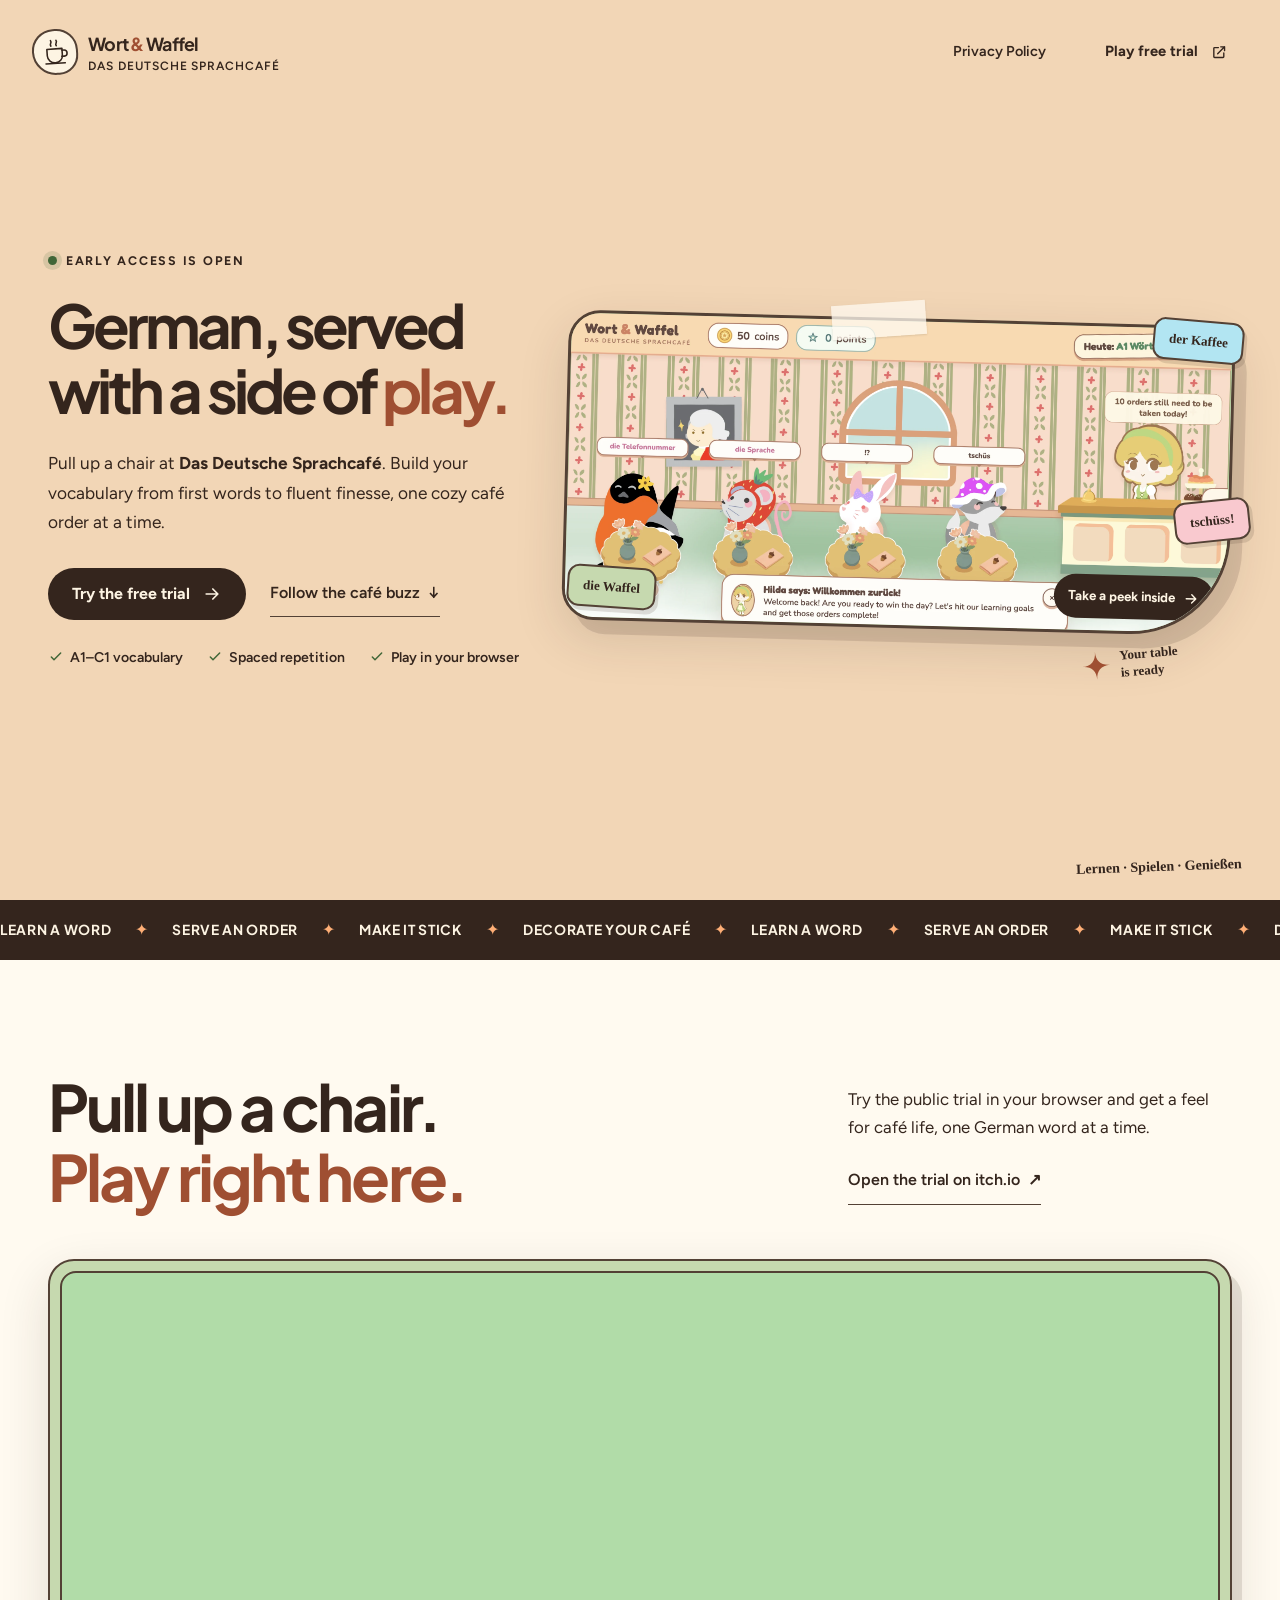
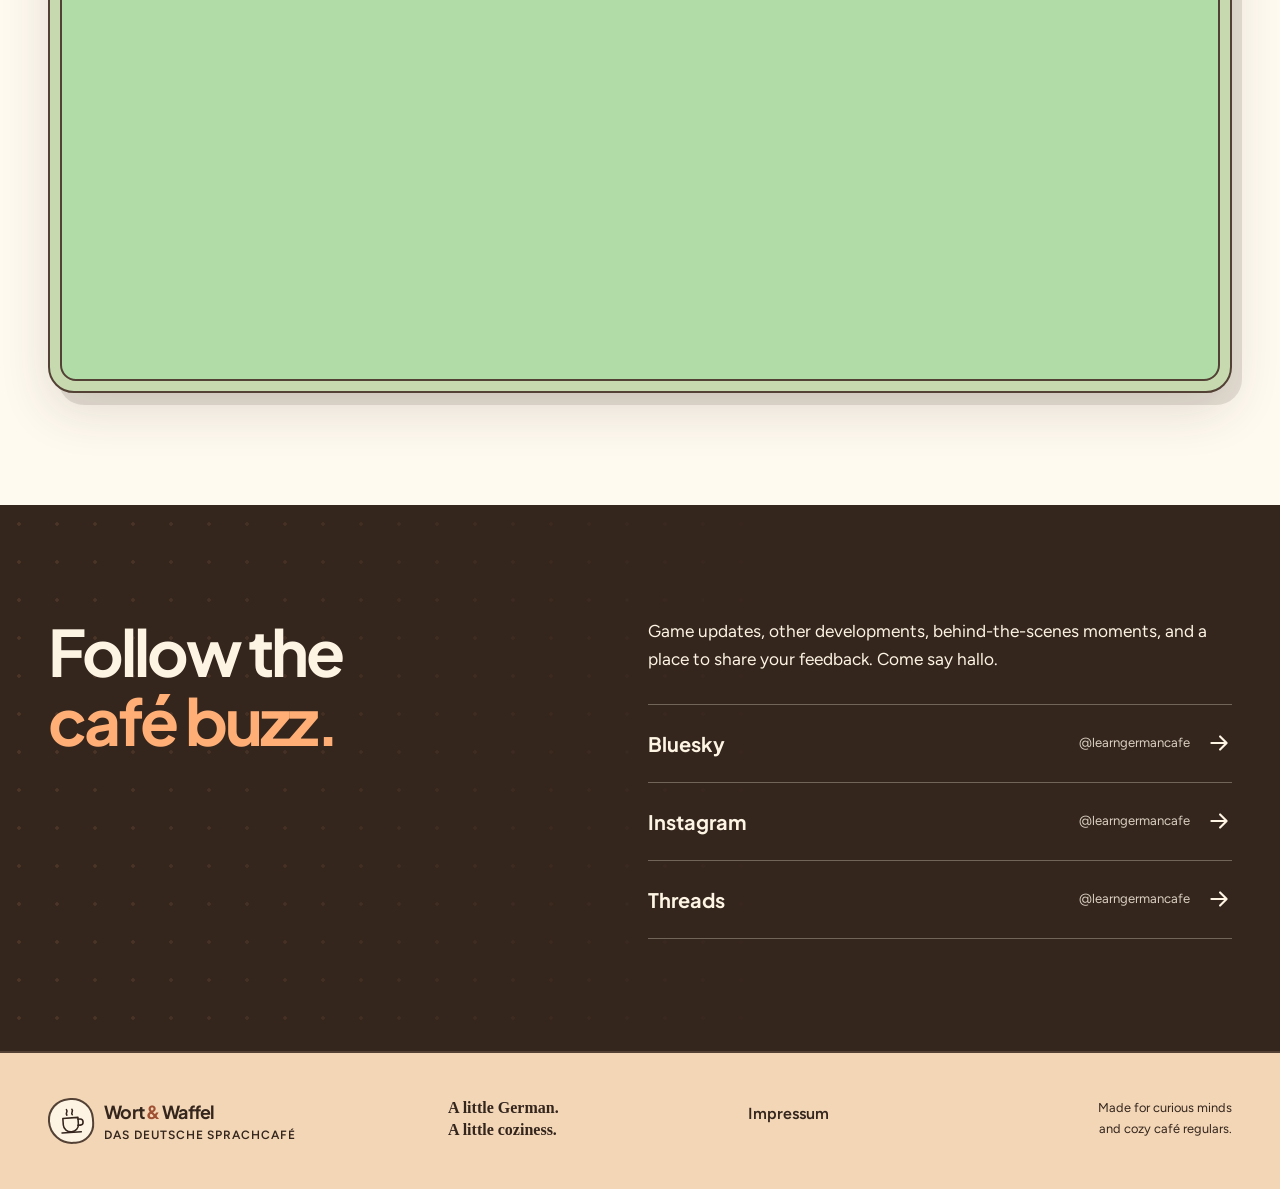
<file: index.html>
<!doctype html>
<html lang="en">
<head>
  <meta charset="utf-8">
  <meta name="viewport" content="width=device-width, initial-scale=1">
  <meta name="theme-color" content="#f7d9b8">
  <meta name="description" content="Learn German from A1 to C1 through cozy café games, spaced repetition, learning cards, and vocabulary mini-games. Play the free Das Deutsche Sprachcafé trial.">
  <title>Das Deutsche Sprachcafé — German, served with a side of play</title>
  <link rel="icon" href="./assets/favicon.svg" type="image/svg+xml">
  <link rel="preload" href="./assets/cafe-gameplay.webp" as="image" type="image/webp">
  <link rel="stylesheet" href="./src/styles.css">
</head>
<body>
  <a class="skip-link" href="#main-content">Skip to content</a>

  <svg class="svg-library" aria-hidden="true">
    <symbol id="icon-cup" viewBox="0 0 48 48">
      <path d="M10 18h25v11c0 7-5 12-12 12S10 36 10 29V18Z" fill="none" stroke="currentColor" stroke-width="2.6" stroke-linejoin="round"/>
      <path d="M35 21h3a5 5 0 0 1 0 10h-4M7 42h32M17 13c-3-4 3-5 0-9M26 13c-3-4 3-5 0-9" fill="none" stroke="currentColor" stroke-width="2.6" stroke-linecap="round"/>
    </symbol>
    <symbol id="icon-arrow" viewBox="0 0 24 24">
      <path d="M5 12h13M13 6l6 6-6 6" fill="none" stroke="currentColor" stroke-width="2" stroke-linecap="round" stroke-linejoin="round"/>
    </symbol>
    <symbol id="icon-external" viewBox="0 0 24 24">
      <path d="M14 5h5v5M19 5l-9 9M18 13v5a1 1 0 0 1-1 1H6a1 1 0 0 1-1-1V7a1 1 0 0 1 1-1h5" fill="none" stroke="currentColor" stroke-width="1.8" stroke-linecap="round" stroke-linejoin="round"/>
    </symbol>
    <symbol id="icon-spark" viewBox="0 0 32 32">
      <path d="M16 2c0 9-5 14-14 14 9 0 14 5 14 14 0-9 5-14 14-14C21 16 16 11 16 2Z" fill="currentColor"/>
    </symbol>
    <symbol id="icon-check" viewBox="0 0 24 24">
      <path d="m5 12 4 4L19 6" fill="none" stroke="currentColor" stroke-width="2.2" stroke-linecap="round" stroke-linejoin="round"/>
    </symbol>
  </svg>

  <header class="site-header" data-header>
    <div class="nav-shell">
      <a class="brand" href="#top" aria-label="Das Deutsche Sprachcafé, back to top">
        <span class="brand-mark"><svg aria-hidden="true"><use href="#icon-cup"></use></svg></span>
        <span class="brand-copy"><strong>Wort <i>&amp;</i> Waffel</strong><small>Das Deutsche Sprachcafé</small></span>
      </a>
      <button class="menu-toggle" type="button" aria-expanded="false" aria-controls="site-nav" aria-label="Open navigation" data-menu-toggle>
        <span></span><span></span><span></span>
      </button>
      <nav class="site-nav" id="site-nav" aria-label="Main navigation" data-nav>
        <a href="./privacy.html">Privacy Policy</a>
      </nav>
      <a class="button button-small nav-cta" href="https://itch.io/profile/languagelearningcafe" target="_blank" rel="noopener noreferrer">
        Play free trial
        <svg aria-hidden="true"><use href="#icon-external"></use></svg>
      </a>
    </div>
  </header>

  <main id="main-content">
    <section class="hero" id="top" aria-labelledby="hero-title">
      <div class="hero-grid page-grid">
        <div class="hero-copy">
          <p class="eyebrow"><span class="status-dot"></span> Early Access is open</p>
          <h1 id="hero-title">German, served<br>with a side of <em>play.</em></h1>
          <p class="hero-intro">Pull up a chair at <strong>Das Deutsche Sprachcafé</strong>. Build your vocabulary from first words to fluent finesse, one cozy café order at a time.</p>
          <div class="hero-actions">
            <a class="button button-primary" href="https://itch.io/profile/languagelearningcafe" target="_blank" rel="noopener noreferrer">
              Try the free trial
              <svg aria-hidden="true"><use href="#icon-arrow"></use></svg>
            </a>
            <a class="text-link" href="#community">Follow the café buzz <span aria-hidden="true">↓</span></a>
          </div>
          <ul class="hero-notes" aria-label="Game highlights">
            <li><svg aria-hidden="true"><use href="#icon-check"></use></svg> A1–C1 vocabulary</li>
            <li><svg aria-hidden="true"><use href="#icon-check"></use></svg> Spaced repetition</li>
            <li><svg aria-hidden="true"><use href="#icon-check"></use></svg> Play in your browser</li>
          </ul>
        </div>

        <div class="hero-visual">
          <div class="screenshot-stage">
            <span class="paper-tape" aria-hidden="true"></span>
            <button class="screenshot-button" type="button" data-open-screenshot aria-label="Open the full game screenshot">
              <img src="./assets/cafe-gameplay.webp" width="2482" height="1142" alt="Inside Das Deutsche Sprachcafé: animal customers sit at café tables while Hilda welcomes the player." fetchpriority="high">
              <span class="screenshot-expand">Take a peek inside <svg aria-hidden="true"><use href="#icon-arrow"></use></svg></span>
            </button>
            <span class="vocab-chip chip-one" aria-hidden="true">der Kaffee</span>
            <span class="vocab-chip chip-two" aria-hidden="true">tschüss!</span>
            <span class="vocab-chip chip-three" aria-hidden="true">die Waffel</span>
            <div class="table-ready" aria-hidden="true">
              <svg><use href="#icon-spark"></use></svg>
              <span>Your table<br>is ready</span>
            </div>
          </div>
        </div>
      </div>
      <div class="hero-scribble" aria-hidden="true">Lernen &middot; Spielen &middot; Genießen</div>
    </section>

    <div class="word-ribbon" aria-label="Game features">
      <div class="ribbon-track">
        <span>Learn a word</span><i>✦</i><span>Serve an order</span><i>✦</i><span>Make it stick</span><i>✦</i><span>Decorate your café</span><i>✦</i><span>Learn a word</span><i>✦</i><span>Serve an order</span><i>✦</i><span>Make it stick</span><i>✦</i><span>Decorate your café</span><i>✦</i><span>Learn a word</span><i>✦</i><span>Serve an order</span><i>✦</i><span>Make it stick</span><i>✦</i><span>Decorate your café</span><i>✦</i><span>Learn a word</span><i>✦</i><span>Serve an order</span><i>✦</i><span>Make it stick</span><i>✦</i><span>Decorate your café</span><i>✦</i>
        <span aria-hidden="true">Learn a word</span><i aria-hidden="true">✦</i><span aria-hidden="true">Serve an order</span><i aria-hidden="true">✦</i><span aria-hidden="true">Make it stick</span><i aria-hidden="true">✦</i><span aria-hidden="true">Decorate your café</span><i aria-hidden="true">✦</i>
      </div>
    </div>

    <!-- Playable trial -->
    <section class="trial-section section-pad" id="trial" aria-labelledby="trial-title">
      <div class="page-grid trial-grid">
        <div class="trial-heading">
          <h2 id="trial-title">Pull up a chair.<br><em>Play right here.</em></h2>
        </div>
        <div class="trial-intro">
          <p>Try the public trial in your browser and get a feel for café life, one German word at a time.</p>
          <a class="text-link" href="https://languagelearningcafe.itch.io/trial-learngermancafe" target="_blank" rel="noopener noreferrer">Open the trial on itch.io <span aria-hidden="true">↗</span></a>
        </div>
        <div class="trial-embed">
          <div class="trial-frame">
            <iframe frameborder="0" src="https://itch.io/embed-upload/20374962?color=b1dca8" allowfullscreen="" loading="lazy" width="1240" height="710" title="Learn German Cafe — Das Deutsche Sprachcafé, playable trial"><a href="https://languagelearningcafe.itch.io/trial-learngermancafe">Play Learn German Cafe - Das Deutsche Sprachcafé Wort &amp; Waffel (Trial Version Access) on itch.io</a></iframe>
          </div>
        </div>
      </div>
    </section>

    <!-- Community -->
    <section class="community-section section-pad" id="community" aria-labelledby="community-title">
      <div class="community-pattern" aria-hidden="true"></div>
      <div class="page-grid community-grid">
        <div>
          <h2 id="community-title">Follow the<br><em>café buzz.</em></h2>
        </div>
        <div class="community-copy">
          <p>Game updates, other developments, behind-the-scenes moments, and a place to share your feedback. Come say hallo.</p>
          <div class="social-links">
            <a href="https://bsky.app/profile/learngermancafe.bsky.social" target="_blank" rel="noopener noreferrer">
              <span class="social-name">Bluesky</span><span class="social-handle">@learngermancafe</span><svg aria-hidden="true"><use href="#icon-arrow"></use></svg>
            </a>
            <a href="https://www.instagram.com/learngermancafe/" target="_blank" rel="noopener noreferrer">
              <span class="social-name">Instagram</span><span class="social-handle">@learngermancafe</span><svg aria-hidden="true"><use href="#icon-arrow"></use></svg>
            </a>
            <a href="https://www.threads.com/@learngermancafe" target="_blank" rel="noopener noreferrer">
              <span class="social-name">Threads</span><span class="social-handle">@learngermancafe</span><svg aria-hidden="true"><use href="#icon-arrow"></use></svg>
            </a>
          </div>
        </div>
      </div>
    </section>
  </main>

  <footer class="site-footer">
    <div class="page-grid footer-grid">
      <a class="brand footer-brand" href="#top" aria-label="Back to the top">
        <span class="brand-mark"><svg aria-hidden="true"><use href="#icon-cup"></use></svg></span>
        <span class="brand-copy"><strong>Wort <i>&amp;</i> Waffel</strong><small>Das Deutsche Sprachcafé</small></span>
      </a>
      <p>A little German.<br>A little coziness.</p>
      <nav aria-label="Legal information">
        <a href="./impressum.html">Impressum</a>
      </nav>
      <p class="footer-small">Made for curious minds<br>and cozy café regulars.</p>
    </div>
  </footer>

  <dialog class="screenshot-dialog" data-screenshot-dialog aria-labelledby="screenshot-title">
    <div class="dialog-topline">
      <h2 id="screenshot-title">A moment inside the café</h2>
      <button type="button" class="dialog-close" data-close-screenshot aria-label="Close screenshot"><span></span><span></span></button>
    </div>
    <img src="./assets/cafe-full-screenshot.webp" width="3006" height="1542" loading="lazy" alt="Full Das Deutsche Sprachcafé game screen showing vocabulary prompts, animal guests, and Hilda’s welcome message.">
    <a class="button button-primary dialog-cta" href="https://itch.io/profile/languagelearningcafe" target="_blank" rel="noopener noreferrer">Try the game on itch.io <svg aria-hidden="true"><use href="#icon-external"></use></svg></a>
  </dialog>

  <script type="module" src="./src/main.js"></script>
</body>
</html>
</file>
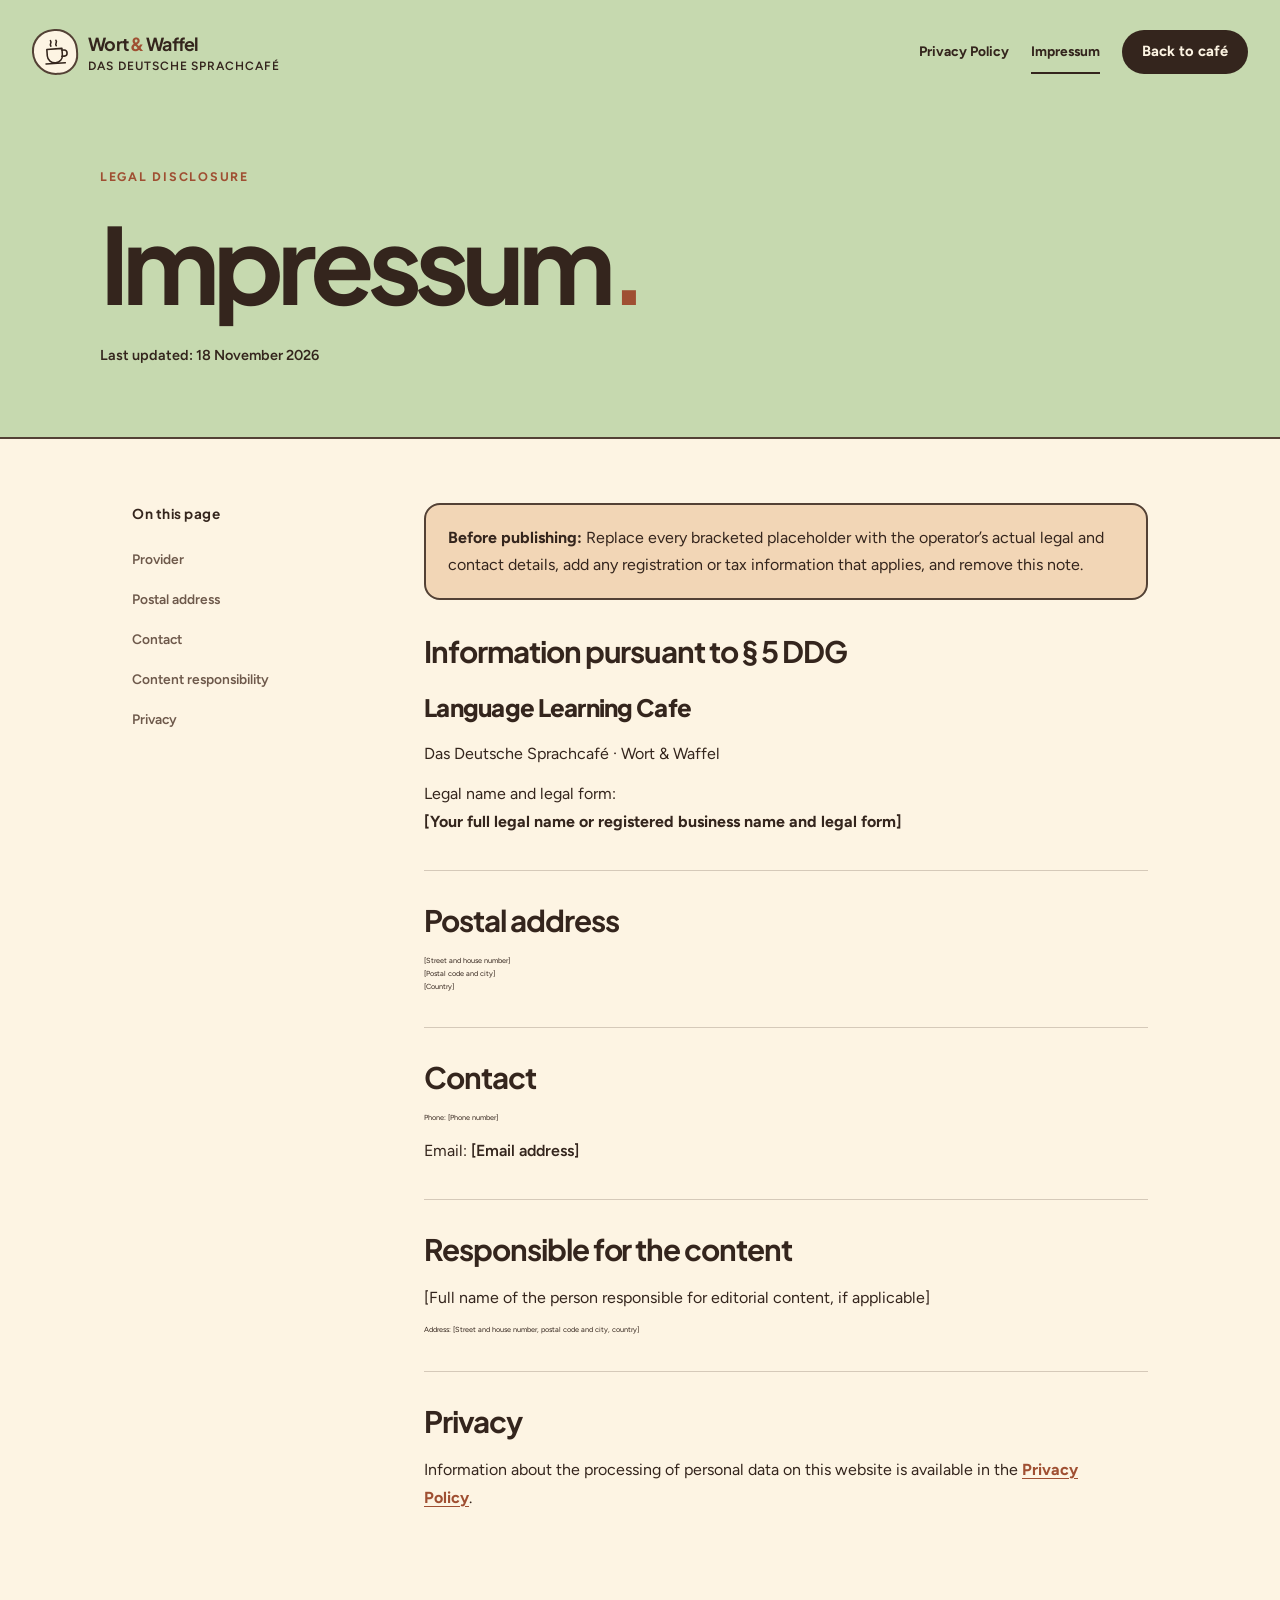
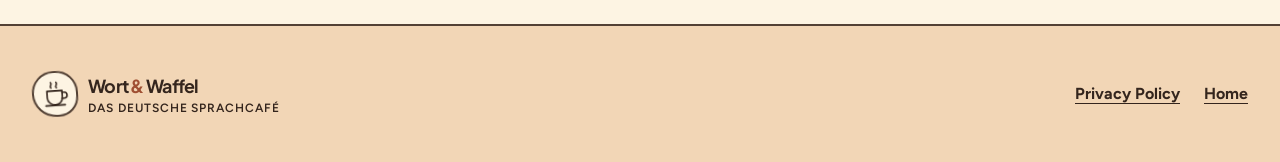
<file: impressum.html>
<!doctype html>
<html lang="en">
<head>
  <meta charset="utf-8">
  <meta name="viewport" content="width=device-width, initial-scale=1">
  <meta name="theme-color" content="#f7d9b8">
  <meta name="description" content="Impressum and legal contact information for Das Deutsche Sprachcafé.">
  <title>Impressum — Das Deutsche Sprachcafé</title>
  <link rel="icon" href="./assets/favicon.svg" type="image/svg+xml">
  <link rel="stylesheet" href="./src/styles.css">
</head>
<body class="legal-page">
  <a class="skip-link" href="#main-content">Skip to content</a>
  <svg class="svg-library" aria-hidden="true">
    <symbol id="icon-cup" viewBox="0 0 48 48">
      <path d="M10 18h25v11c0 7-5 12-12 12S10 36 10 29V18Z" fill="none" stroke="currentColor" stroke-width="2.6" stroke-linejoin="round"/>
      <path d="M35 21h3a5 5 0 0 1 0 10h-4M7 42h32M17 13c-3-4 3-5 0-9M26 13c-3-4 3-5 0-9" fill="none" stroke="currentColor" stroke-width="2.6" stroke-linecap="round"/>
    </symbol>
  </svg>

  <header class="site-header legal-header">
    <div class="nav-shell">
      <a class="brand" href="./index.html" aria-label="Das Deutsche Sprachcafé home">
        <span class="brand-mark"><svg aria-hidden="true"><use href="#icon-cup"></use></svg></span>
        <span class="brand-copy"><strong>Wort <i>&amp;</i> Waffel</strong><small>Das Deutsche Sprachcafé</small></span>
      </a>
      <nav class="legal-nav" aria-label="Legal navigation">
        <a href="./privacy.html">Privacy Policy</a>
        <a href="./impressum.html" aria-current="page">Impressum</a>
        <a class="button button-small" href="./index.html">Back to café</a>
      </nav>
    </div>
  </header>

  <main id="main-content">
    <section class="legal-hero impressum-hero">
      <div class="legal-hero-inner">
        <p class="section-label">Legal disclosure</p>
        <h1>Impressum<span class="legal-period">.</span></h1>
        <p class="legal-updated">Last updated: 18 November 2026</p>
      </div>
    </section>

    <div class="legal-layout impressum-layout">
      <nav class="legal-toc" aria-label="On this page">
        <strong>On this page</strong>
        <a href="#provider">Provider</a>
        <a href="#address">Postal address</a>
        <a href="#contact-details">Contact</a>
        <a href="#responsibility">Content responsibility</a>
        <a href="#privacy">Privacy</a>
      </nav>

      <article class="legal-document">
        <aside class="legal-note">
          <strong>Before publishing:</strong> Replace every bracketed placeholder with the operator’s actual legal and contact details, add any registration or tax information that applies, and remove this note.
        </aside>

        <section id="provider">
          <h2>Information pursuant to § 5 DDG</h2>
          <p class="provider-name">Language Learning Cafe</p>
          <p>Das Deutsche Sprachcafé · Wort &amp; Waffel</p>
          <p>Legal name and legal form:<br><strong>[Your full legal name or registered business name and legal form]</strong></p>
          <!-- If applicable, add the authorised representative, commercial register, register number, and VAT identification number here. -->
        </section>

        <section id="address">
          <h2>Postal address</h2>
          <address class="impressum-small">
            [Street and house number]<br>
            [Postal code and city]<br>
            [Country]
          </address>
        </section>

        <section id="contact-details">
          <h2>Contact</h2>
          <p class="impressum-small">Phone: [Phone number]</p>
          <p>Email: <span class="contact-placeholder">[Email address]</span></p>
        </section>

        <section id="responsibility">
          <h2>Responsible for the content</h2>
          <p>[Full name of the person responsible for editorial content, if applicable]</p>
          <p class="impressum-small">Address: [Street and house number, postal code and city, country]</p>
        </section>

        <section id="privacy">
          <h2>Privacy</h2>
          <p>Information about the processing of personal data on this website is available in the <a class="inline-link" href="./privacy.html">Privacy Policy</a>.</p>
        </section>
      </article>
    </div>
  </main>

  <footer class="site-footer legal-footer">
    <div class="legal-footer-inner">
      <a class="brand footer-brand" href="./index.html" aria-label="Back to the homepage">
        <span class="brand-mark"><svg aria-hidden="true"><use href="#icon-cup"></use></svg></span>
        <span class="brand-copy"><strong>Wort <i>&amp;</i> Waffel</strong><small>Das Deutsche Sprachcafé</small></span>
      </a>
      <nav aria-label="Legal information"><a href="./privacy.html">Privacy Policy</a><a href="./index.html">Home</a></nav>
    </div>
  </footer>
</body>
</html>
</file>
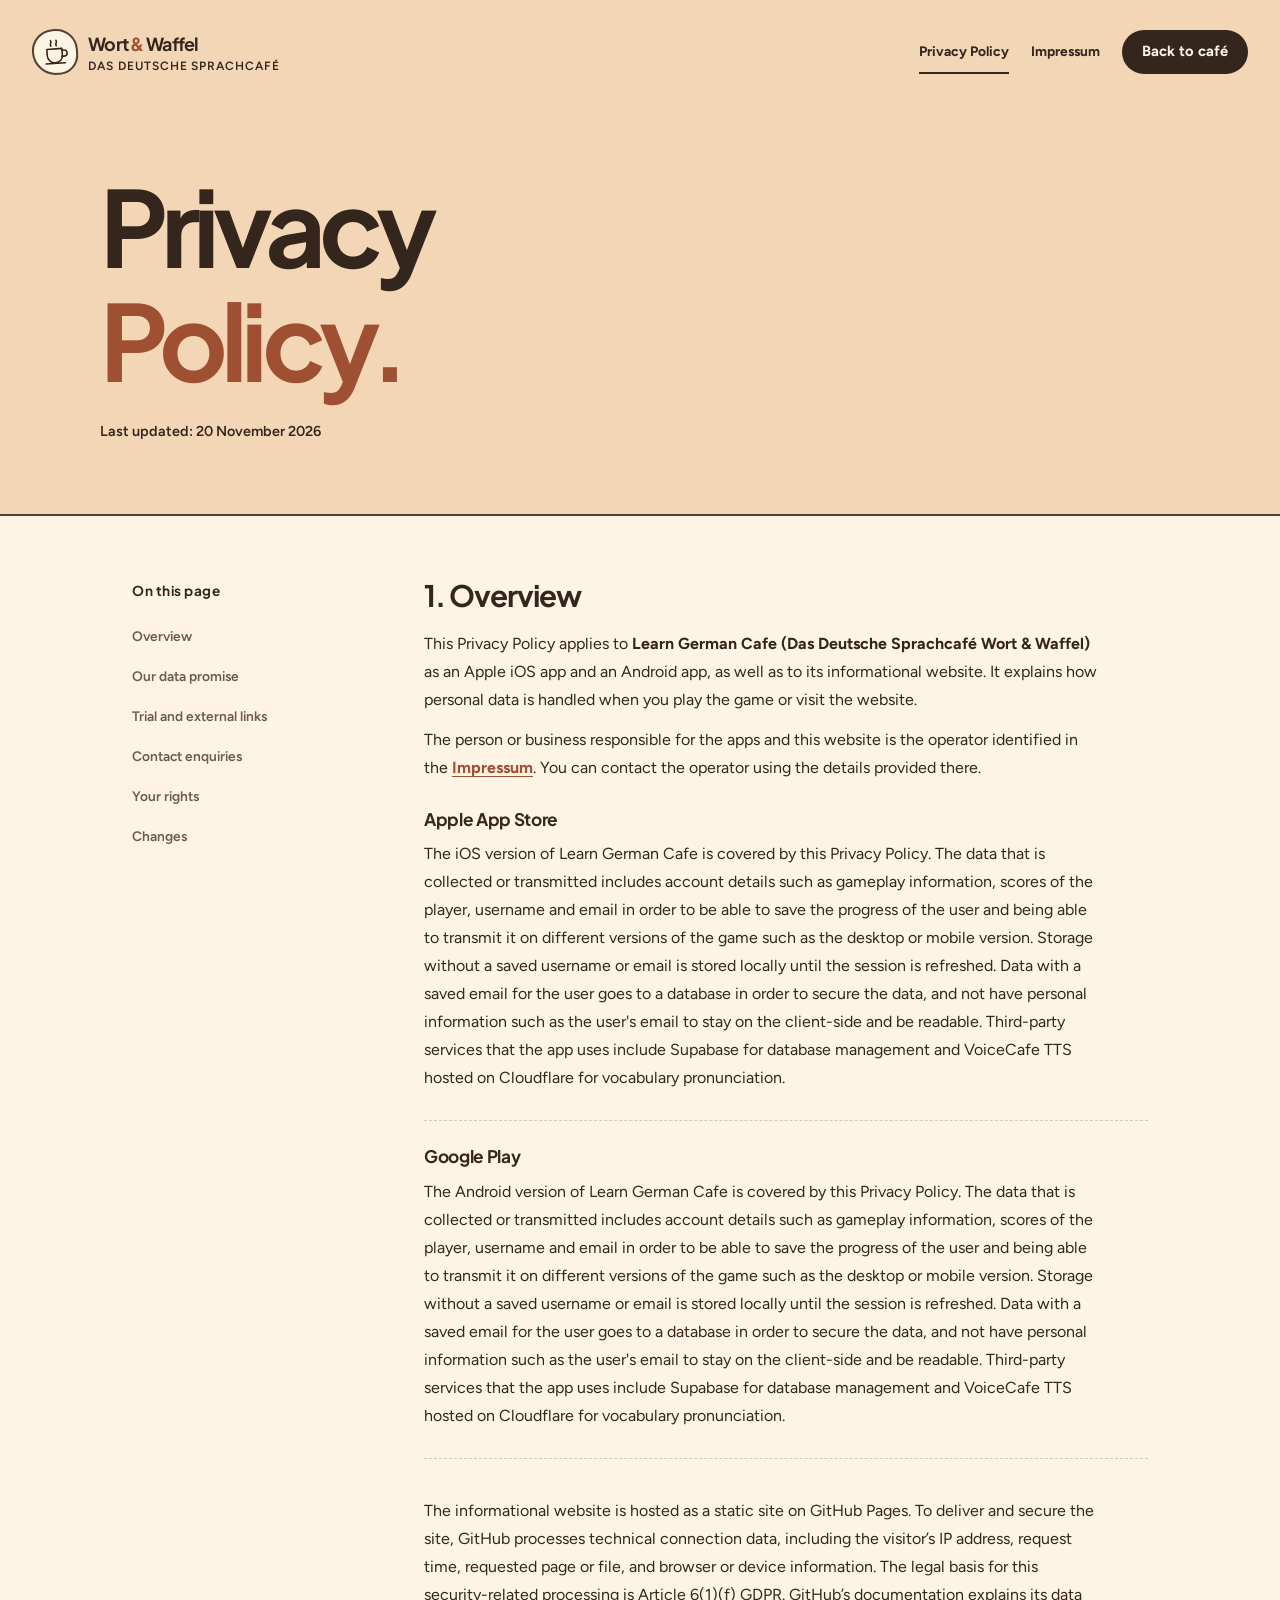
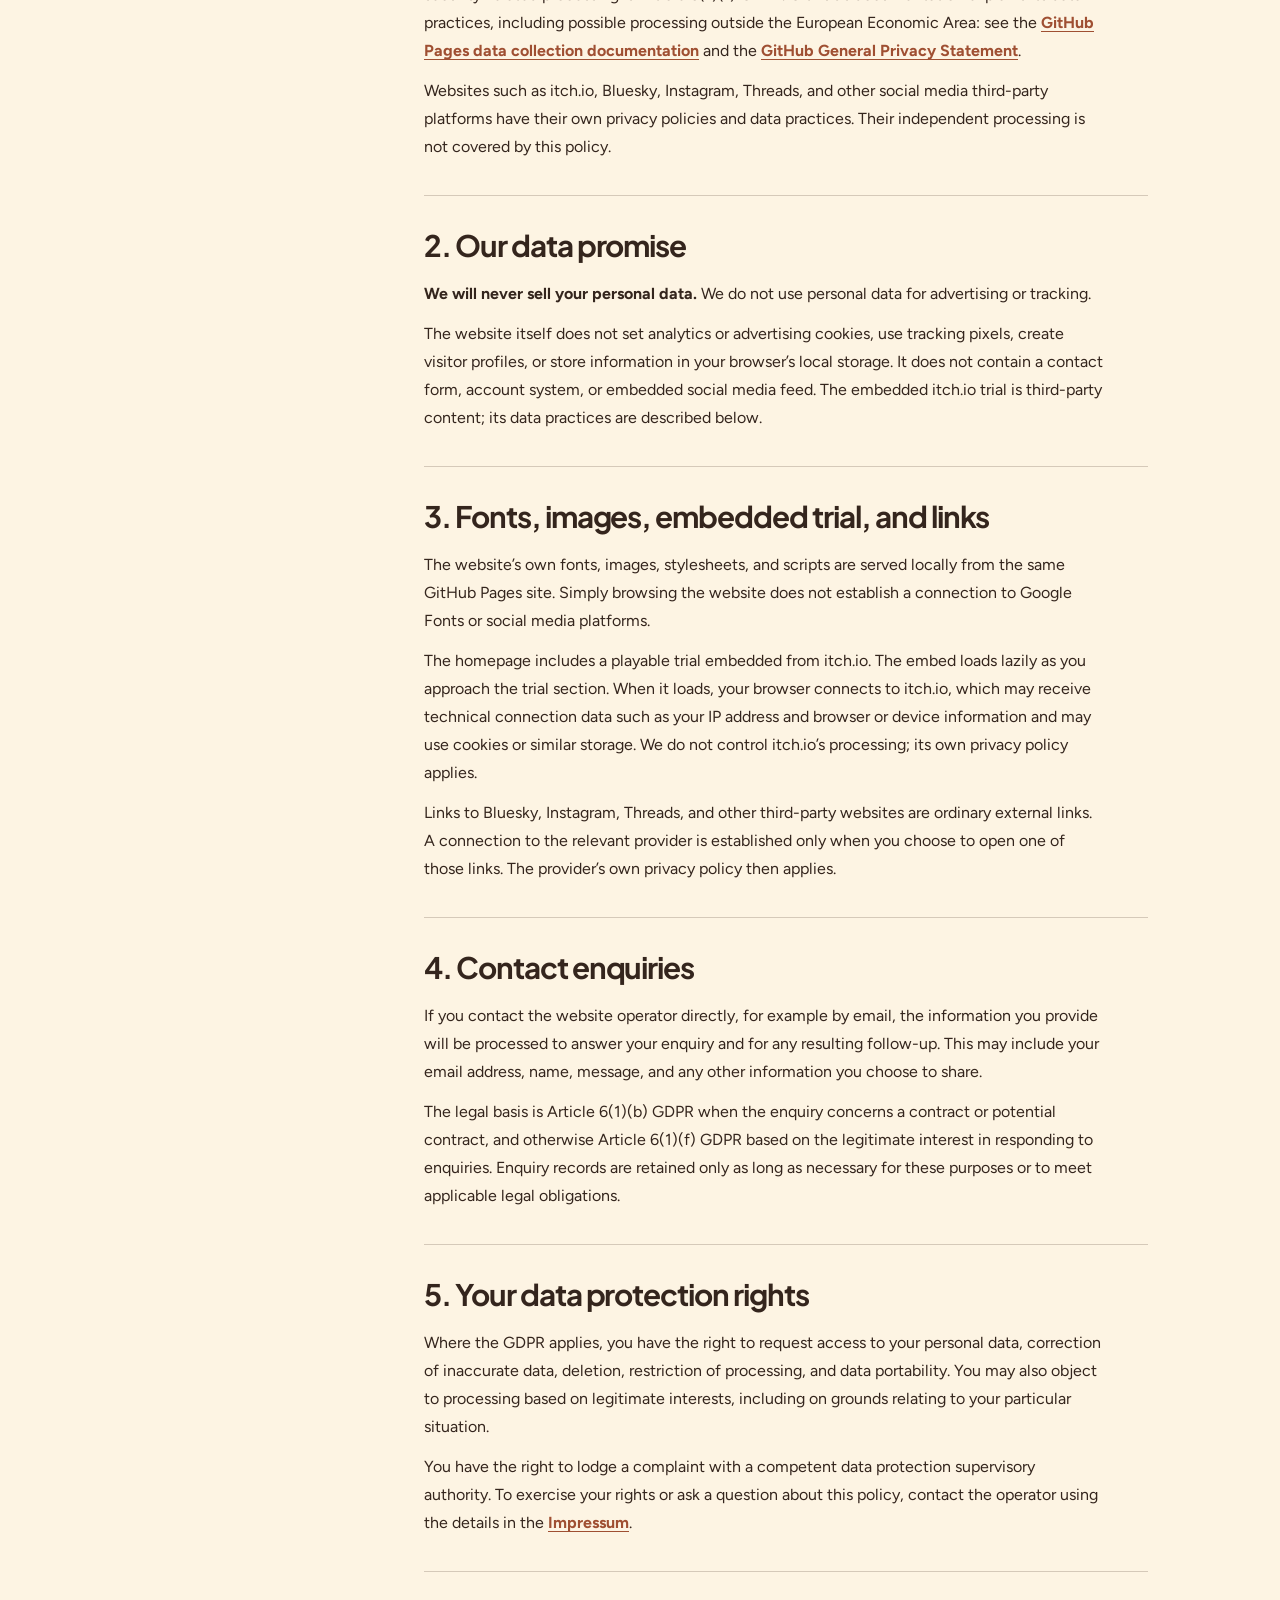
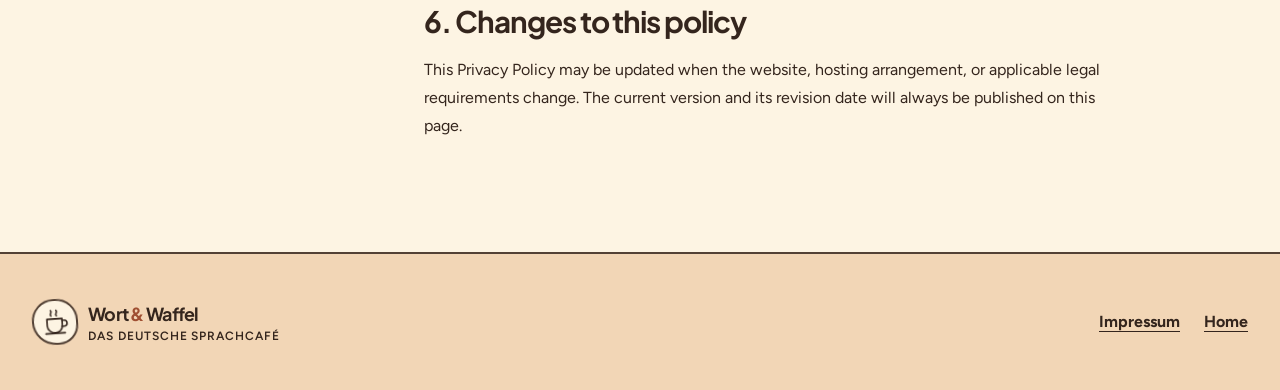
<file: privacy.html>
<!doctype html>
<html lang="en">
<head>
  <meta charset="utf-8">
  <meta name="viewport" content="width=device-width, initial-scale=1">
  <meta name="theme-color" content="#f7d9b8">
  <meta name="description" content="Privacy Policy for the Das Deutsche Sprachcafé website.">
  <title>Privacy Policy — Das Deutsche Sprachcafé</title>
  <link rel="icon" href="./assets/favicon.svg" type="image/svg+xml">
  <link rel="stylesheet" href="./src/styles.css">
</head>
<body class="legal-page">
  <a class="skip-link" href="#main-content">Skip to content</a>
  <svg class="svg-library" aria-hidden="true">
    <symbol id="icon-cup" viewBox="0 0 48 48">
      <path d="M10 18h25v11c0 7-5 12-12 12S10 36 10 29V18Z" fill="none" stroke="currentColor" stroke-width="2.6" stroke-linejoin="round"/>
      <path d="M35 21h3a5 5 0 0 1 0 10h-4M7 42h32M17 13c-3-4 3-5 0-9M26 13c-3-4 3-5 0-9" fill="none" stroke="currentColor" stroke-width="2.6" stroke-linecap="round"/>
    </symbol>
  </svg>

  <header class="site-header legal-header">
    <div class="nav-shell">
      <a class="brand" href="./index.html" aria-label="Das Deutsche Sprachcafé home">
        <span class="brand-mark"><svg aria-hidden="true"><use href="#icon-cup"></use></svg></span>
        <span class="brand-copy"><strong>Wort <i>&amp;</i> Waffel</strong><small>Das Deutsche Sprachcafé</small></span>
      </a>
      <nav class="legal-nav" aria-label="Legal navigation">
        <a href="./privacy.html" aria-current="page">Privacy Policy</a>
        <a href="./impressum.html">Impressum</a>
        <a class="button button-small" href="./index.html">Back to café</a>
      </nav>
    </div>
  </header>

  <main id="main-content">
    <section class="legal-hero">
      <div class="legal-hero-inner">
        <h1>Privacy<br><em>Policy.</em></h1>
        <p class="legal-updated">Last updated: 20 November 2026</p>
      </div>
    </section>

    <div class="legal-layout">
      <nav class="legal-toc" aria-label="On this page">
        <strong>On this page</strong>
        <a href="#overview">Overview</a>
        <a href="#tracking">Our data promise</a>
        <a href="#assets">Trial and external links</a>
        <a href="#contact">Contact enquiries</a>
        <a href="#rights">Your rights</a>
        <a href="#changes">Changes</a>
      </nav>

      <article class="legal-document">
        <section id="overview">
          <h2>1. Overview</h2>
          <p>This Privacy Policy applies to <strong>Learn German Cafe &#40;Das Deutsche Sprachcafé Wort &amp; Waffel&#41;</strong> as an Apple iOS app and an Android app, as well as to its informational website. It explains how personal data is handled when you play the game or visit the website.</p>
          <p>The person or business responsible for the apps and this website is the operator identified in the <a class="inline-link" href="./impressum.html">Impressum</a>. You can contact the operator using the details provided there.</p>

          <div class="app-policy">
            <h3>Apple App Store</h3>
            <p>The iOS version of Learn German Cafe is covered by this Privacy Policy. The data that is collected or transmitted includes account details such as gameplay information, scores of the player, username and email in order to be able to save the progress of the user and being able to transmit it on different versions of the game such as the desktop or mobile version.  Storage without a saved username or email is stored locally until the session is refreshed. Data with a saved email for the user goes to a database in order to secure the data, and not have personal information such as the user's email to stay on the client-side and be readable. Third-party services that the app uses include Supabase for database management and VoiceCafe TTS hosted on Cloudflare for vocabulary pronunciation.</p>
          </div>

          <div class="app-policy">
            <h3>Google Play</h3>
            <p>The Android version of Learn German Cafe is covered by this Privacy Policy. The data that is collected or transmitted includes account details such as gameplay information, scores of the player, username and email in order to be able to save the progress of the user and being able to transmit it on different versions of the game such as the desktop or mobile version.  Storage without a saved username or email is stored locally until the session is refreshed. Data with a saved email for the user goes to a database in order to secure the data, and not have personal information such as the user's email to stay on the client-side and be readable. Third-party services that the app uses include Supabase for database management and VoiceCafe TTS hosted on Cloudflare for vocabulary pronunciation.</p>
          </div>

          <div class="app-policy">
            <p>The informational website is hosted as a static site on GitHub Pages. To deliver and secure the site, GitHub processes technical connection data, including the visitor’s IP address, request time, requested page or file, and browser or device information. The legal basis for this security-related processing is Article 6(1)(f) GDPR. GitHub’s documentation explains its data practices, including possible processing outside the European Economic Area: see the <a class="inline-link" href="https://docs.github.com/en/pages/getting-started-with-github-pages/what-is-github-pages#data-collection" target="_blank" rel="noopener noreferrer">GitHub Pages data collection documentation</a> and the <a class="inline-link" href="https://docs.github.com/site-policy/privacy-policies/github-general-privacy-statement" target="_blank" rel="noopener noreferrer">GitHub General Privacy Statement</a>.</p>
            <p>Websites such as itch.io, Bluesky, Instagram, Threads, and other social media third-party platforms have their own privacy policies and data practices. Their independent processing is not covered by this policy.</p>
          </div>
        </section>

        <section id="tracking">
          <h2>2. Our data promise</h2>
          <p><strong>We will never sell your personal data.</strong> We do not use personal data for advertising or tracking.</p>
          <p>The website itself does not set analytics or advertising cookies, use tracking pixels, create visitor profiles, or store information in your browser’s local storage. It does not contain a contact form, account system, or embedded social media feed. The embedded itch.io trial is third-party content; its data practices are described below.</p>
        </section>

        <section id="assets">
          <h2>3. Fonts, images, embedded trial, and links</h2>
          <p>The website’s own fonts, images, stylesheets, and scripts are served locally from the same GitHub Pages site. Simply browsing the website does not establish a connection to Google Fonts or social media platforms.</p>
          <p>The homepage includes a playable trial embedded from itch.io. The embed loads lazily as you approach the trial section. When it loads, your browser connects to itch.io, which may receive technical connection data such as your IP address and browser or device information and may use cookies or similar storage. We do not control itch.io’s processing; its own privacy policy applies.</p>
          <p>Links to Bluesky, Instagram, Threads, and other third-party websites are ordinary external links. A connection to the relevant provider is established only when you choose to open one of those links. The provider’s own privacy policy then applies.</p>
        </section>

        <section id="contact">
          <h2>4. Contact enquiries</h2>
          <p>If you contact the website operator directly, for example by email, the information you provide will be processed to answer your enquiry and for any resulting follow-up. This may include your email address, name, message, and any other information you choose to share.</p>
          <p>The legal basis is Article 6(1)(b) GDPR when the enquiry concerns a contract or potential contract, and otherwise Article 6(1)(f) GDPR based on the legitimate interest in responding to enquiries. Enquiry records are retained only as long as necessary for these purposes or to meet applicable legal obligations.</p>
        </section>

        <section id="rights">
          <h2>5. Your data protection rights</h2>
          <p>Where the GDPR applies, you have the right to request access to your personal data, correction of inaccurate data, deletion, restriction of processing, and data portability. You may also object to processing based on legitimate interests, including on grounds relating to your particular situation.</p>
          <p>You have the right to lodge a complaint with a competent data protection supervisory authority. To exercise your rights or ask a question about this policy, contact the operator using the details in the <a class="inline-link" href="./impressum.html">Impressum</a>.</p>
        </section>

        <section id="changes">
          <h2>6. Changes to this policy</h2>
          <p>This Privacy Policy may be updated when the website, hosting arrangement, or applicable legal requirements change. The current version and its revision date will always be published on this page.</p>
        </section>
      </article>
    </div>
  </main>

  <footer class="site-footer legal-footer">
    <div class="legal-footer-inner">
      <a class="brand footer-brand" href="./index.html" aria-label="Back to the homepage">
        <span class="brand-mark"><svg aria-hidden="true"><use href="#icon-cup"></use></svg></span>
        <span class="brand-copy"><strong>Wort <i>&amp;</i> Waffel</strong><small>Das Deutsche Sprachcafé</small></span>
      </a>
      <nav aria-label="Legal information"><a href="./impressum.html">Impressum</a><a href="./index.html">Home</a></nav>
    </div>
  </footer>
</body>
</html>
</file>
<file: src/styles.css>
@font-face {
  font-family: "Figtree";
  font-style: normal;
  font-weight: 400 700;
  font-display: swap;
  src: url("../assets/fonts/figtree-latin.woff2") format("woff2");
}
@font-face {
  font-family: "Plus Jakarta Sans";
  font-style: normal;
  font-weight: 600 800;
  font-display: swap;
  src: url("../assets/fonts/plus-jakarta-sans-latin.woff2") format("woff2");
}

/* Palette derived from the game's peach, sage, cream, and cocoa world. */
:root {
  --p-cream: oklch(0.97 0.025 83);
  --p-paper: oklch(0.985 0.014 83);
  --p-peach: oklch(0.89 0.052 70);
  --p-peach-pop: oklch(0.82 0.12 55);
  --p-sage: oklch(0.86 0.06 127);
  --p-pink: oklch(0.88 0.055 10);
  --p-blue: oklch(0.89 0.055 215);
  --p-lavender: oklch(0.79 0.055 305);
  --p-cocoa: oklch(0.39 0.032 55);
  --p-cocoa-dark: oklch(0.28 0.027 50);
  --p-cocoa-soft: oklch(0.48 0.035 55);
  --p-terracotta: oklch(0.52 0.115 40);
  --p-green: oklch(0.47 0.085 140);

  --surface: var(--p-cream);
  --surface-raised: var(--p-paper);
  --surface-warm: var(--p-peach);
  --text: var(--p-cocoa-dark);
  --text-soft: var(--p-cocoa-soft);
  --accent: var(--p-terracotta);
  --focus: var(--p-green);
  --button-bg: var(--p-cocoa-dark);
  --button-text: var(--p-cream);
  --border: color-mix(in oklch, var(--p-cocoa) 24%, transparent);

  --font-body: "Figtree", "Trebuchet MS", sans-serif;
  --font-display: "Plus Jakarta Sans", "Trebuchet MS", sans-serif;
  --font-hand: "Segoe Print", "Bradley Hand", cursive;
  --page-max: 1440px;
  --radius-small: 16px;
  --radius: 28px;
  --shadow-paper: 0 18px 50px color-mix(in oklch, var(--p-cocoa-dark) 14%, transparent);
}

* { box-sizing: border-box; margin: 0; padding: 0; }
html { scroll-behavior: smooth; scroll-padding-top: 96px; }
body {
  min-width: 320px;
  overflow-x: clip;
  color: var(--text);
  background: var(--surface);
  font: 400 1rem/1.65 var(--font-body);
  -webkit-font-smoothing: antialiased;
}
img { display: block; max-width: 100%; height: auto; }
a { color: inherit; text-decoration: none; }
button, a { -webkit-tap-highlight-color: transparent; }
button { color: inherit; font: inherit; cursor: pointer; }
ul { list-style: none; }
svg { display: block; width: 1.25em; height: 1.25em; }
::selection { color: var(--p-cocoa-dark); background: var(--p-peach-pop); }
:focus-visible { outline: 3px solid var(--focus); outline-offset: 4px; }

.svg-library { position: absolute; width: 0; height: 0; overflow: hidden; }
.skip-link {
  position: fixed;
  z-index: 20;
  top: 12px;
  left: 12px;
  padding: 12px 18px;
  transform: translateY(-150%);
  border-radius: 10px;
  color: var(--p-cream);
  background: var(--p-cocoa-dark);
  transition: transform 180ms ease-out;
}
.skip-link:focus { transform: translateY(0); }
.page-grid { width: min(100%, var(--page-max)); margin-inline: auto; padding-inline: 20px; }
.section-pad { padding-block: 80px; }
.section-label, .eyebrow {
  font-size: .78rem;
  font-weight: 700;
  letter-spacing: .14em;
  line-height: 1.4;
  text-transform: uppercase;
}
h1, h2, h3, h4 { font-family: var(--font-display); line-height: 1.08; text-wrap: balance; }
h2 { font-size: clamp(2.35rem, 9vw, 4rem); letter-spacing: -.045em; }
h2 em, h1 em { color: var(--accent); font-style: normal; }
p { max-width: 68ch; }

.button {
  display: inline-flex;
  min-height: 52px;
  align-items: center;
  justify-content: center;
  gap: 12px;
  padding: 14px 22px;
  border: 2px solid transparent;
  border-radius: 999px;
  font-weight: 700;
  line-height: 1.2;
  transition: transform 180ms ease-out, background-color 180ms ease-out, color 180ms ease-out;
}
.button:hover { transform: translateY(-3px); }
.button:active { transform: translateY(0) scale(.98); }
.button-primary { color: var(--button-text); background: var(--button-bg); }
.button-primary:hover { background: var(--p-terracotta); }
.button-outline { border-color: var(--p-cocoa-dark); background: transparent; }
.button-outline:hover { color: var(--p-cream); background: var(--p-cocoa-dark); }
.button-small { min-height: 44px; padding: 11px 18px; font-size: .92rem; }
.button svg { flex: 0 0 auto; }
.text-link {
  display: inline-flex;
  min-height: 44px;
  align-items: center;
  gap: 8px;
  padding-block: 10px;
  border-bottom: 1px solid var(--p-cocoa);
  font-weight: 600;
  transition: color 180ms ease-out, border-color 180ms ease-out;
}
.text-link:hover { color: var(--accent); border-color: var(--accent); }

/* Navigation */
.site-header {
  position: absolute;
  z-index: 10;
  top: 0;
  left: 0;
  width: 100%;
  padding: 14px 20px;
}
.nav-shell {
  display: flex;
  width: min(100%, var(--page-max));
  min-height: 64px;
  align-items: center;
  justify-content: space-between;
  gap: 16px;
  margin-inline: auto;
}
.brand { display: inline-flex; min-height: 48px; align-items: center; gap: 10px; }
.brand-mark {
  display: grid;
  width: 46px;
  height: 46px;
  flex: 0 0 auto;
  place-items: center;
  border: 2px solid var(--p-cocoa);
  border-radius: 50% 50% 45% 55%;
  background: var(--p-cream);
  transform: rotate(-4deg);
}
.brand-mark svg { width: 29px; height: 29px; }
.brand-copy { display: flex; flex-direction: column; }
.brand-copy strong { font-family: var(--font-display); font-size: 1rem; letter-spacing: -.04em; }
.brand-copy strong i { color: var(--accent); font-style: normal; }
.brand-copy small { font-size: .75rem; font-weight: 600; letter-spacing: .08em; line-height: 1.4; text-transform: uppercase; }
.menu-toggle {
  display: flex;
  width: 48px;
  height: 48px;
  flex-direction: column;
  align-items: center;
  justify-content: center;
  gap: 5px;
  border: 2px solid var(--p-cocoa);
  border-radius: 50%;
  background: var(--p-cream);
}
.menu-toggle span { width: 20px; height: 2px; border-radius: 2px; background: var(--p-cocoa); transition: transform 180ms ease-out, opacity 180ms ease-out; }
.menu-toggle[aria-expanded="true"] span:nth-child(1) { transform: translateY(7px) rotate(45deg); }
.menu-toggle[aria-expanded="true"] span:nth-child(2) { opacity: 0; }
.menu-toggle[aria-expanded="true"] span:nth-child(3) { transform: translateY(-7px) rotate(-45deg); }
.site-nav {
  position: absolute;
  top: 80px;
  right: 20px;
  left: 20px;
  display: grid;
  gap: 4px;
  padding: 16px;
  border: 2px solid var(--p-cocoa);
  border-radius: 22px;
  background: var(--p-paper);
  box-shadow: var(--shadow-paper);
  opacity: 0;
  pointer-events: none;
  transform: translateY(-10px) scale(.98);
  transform-origin: top;
  transition: opacity 180ms ease-out, transform 180ms ease-out;
}
.site-nav.is-open { opacity: 1; pointer-events: auto; transform: translateY(0) scale(1); }
.site-nav a { display: flex; min-height: 48px; align-items: center; padding: 10px 12px; border-radius: 10px; font-weight: 600; }
.site-nav a:hover { background: var(--p-peach); }
.nav-cta { display: none; }

/* Hero */
.hero { position: relative; min-height: 100svh; overflow: hidden; background: var(--surface-warm); }
.hero-grid { position: relative; display: grid; gap: 48px; padding-top: 124px; padding-bottom: 72px; }
.hero-copy { position: relative; z-index: 2; }
.eyebrow { display: inline-flex; align-items: center; gap: 9px; margin-bottom: 24px; }
.status-dot { width: 9px; height: 9px; border-radius: 50%; background: var(--p-green); box-shadow: 0 0 0 5px color-mix(in oklch, var(--p-green) 15%, transparent); }
.hero h1 { max-width: 12ch; font-size: clamp(3.1rem, 12vw, 5.4rem); letter-spacing: -.065em; }
.hero-intro { margin-top: 26px; font-size: 1.08rem; line-height: 1.7; }
.hero-intro strong { font-weight: 700; }
.hero-actions { display: flex; flex-wrap: wrap; align-items: center; gap: 16px 24px; margin-top: 30px; }
.hero-notes { display: flex; flex-wrap: wrap; gap: 10px 18px; margin-top: 26px; font-size: .88rem; font-weight: 600; }
.hero-notes li { display: flex; align-items: center; gap: 6px; }
.hero-notes svg { width: 16px; height: 16px; color: var(--p-green); }
.hero-visual { position: relative; align-self: center; padding: 18px 4px 38px; }
.screenshot-stage { position: relative; }
.screenshot-button {
  position: relative;
  display: block;
  width: 100%;
  overflow: hidden;
  border: 3px solid var(--p-cocoa);
  border-radius: 26px 26px 70px 26px;
  background: var(--p-sage);
  box-shadow: 12px 14px 0 color-mix(in oklch, var(--p-cocoa) 16%, transparent), var(--shadow-paper);
  transform: rotate(1.5deg);
  transition: transform 220ms ease-out, box-shadow 220ms ease-out;
}
.screenshot-button:hover { transform: rotate(0) translateY(-5px); box-shadow: 8px 10px 0 color-mix(in oklch, var(--p-cocoa) 15%, transparent), var(--shadow-paper); }
.screenshot-button img { width: 100%; aspect-ratio: 2482 / 1142; object-fit: cover; }
.screenshot-expand {
  position: absolute;
  right: 12px;
  bottom: 12px;
  display: inline-flex;
  min-height: 44px;
  align-items: center;
  gap: 8px;
  padding: 10px 14px;
  border-radius: 999px;
  color: var(--p-cream);
  background: var(--p-cocoa-dark);
  font-size: .82rem;
  font-weight: 700;
}
.paper-tape {
  position: absolute;
  z-index: 2;
  top: -15px;
  left: 40%;
  width: 94px;
  height: 34px;
  background: color-mix(in oklch, var(--p-paper) 75%, transparent);
  box-shadow: 0 1px 2px color-mix(in oklch, var(--p-cocoa) 15%, transparent);
  transform: rotate(-4deg);
}
.vocab-chip {
  position: absolute;
  z-index: 3;
  padding: 8px 14px;
  border: 2px solid var(--p-cocoa);
  border-radius: 12px;
  font-family: var(--font-hand);
  font-size: .82rem;
  font-weight: 700;
  box-shadow: 3px 4px 0 color-mix(in oklch, var(--p-cocoa) 16%, transparent);
}
.chip-one { top: -32px; right: 4%; background: var(--p-blue); transform: rotate(5deg); }
.chip-two { right: -4px; bottom: 30%; background: var(--p-pink); transform: rotate(-6deg); }
.chip-three { bottom: 6px; left: -4px; background: var(--p-sage); transform: rotate(4deg); }
.table-ready { position: absolute; right: 2%; bottom: -42px; display: flex; align-items: center; gap: 8px; font-family: var(--font-hand); font-size: .82rem; font-weight: 700; line-height: 1.3; transform: rotate(-5deg); }
.table-ready svg { width: 32px; height: 32px; color: var(--accent); }
.hero-scribble { display: none; }

/* Moving café ribbon */
.word-ribbon { overflow: hidden; border-block: 2px solid var(--p-cocoa-dark); color: var(--p-cream); background: var(--p-cocoa-dark); }
.ribbon-track { display: flex; width: max-content; align-items: center; gap: 24px; padding-block: 15px; animation: ribbon-scroll 32s linear infinite; }
.ribbon-track span { font-family: var(--font-display); font-size: .86rem; font-weight: 700; letter-spacing: .05em; text-transform: uppercase; white-space: nowrap; }
.ribbon-track i { color: var(--p-peach-pop); font-style: normal; }
@keyframes ribbon-scroll { to { transform: translateX(-50%); } }

/* Playable itch.io trial */
.trial-section { background: var(--p-paper); }
.trial-grid { display: grid; gap: 28px; }
.trial-heading .section-label { margin-bottom: 20px; color: var(--accent); }
.trial-intro { display: grid; align-content: end; justify-items: start; gap: 16px; }
.trial-intro > p { font-size: 1.05rem; }
.trial-embed { padding: 10px; border: 2px solid var(--p-cocoa); border-radius: 26px; background: var(--p-sage); box-shadow: 10px 12px 0 color-mix(in oklch, var(--p-cocoa) 14%, transparent), var(--shadow-paper); }
.trial-frame { height: clamp(280px, 57.3vw, 710px); overflow: hidden; border: 2px solid var(--p-cocoa); border-radius: 16px; background: #b1dca8; }
.trial-frame iframe { display: block; width: 100%; height: 100%; border: 0; }
.trial-note { color: var(--text-soft); font-size: .82rem; text-align: center; }

/* Community */
.community-section { position: relative; overflow: hidden; color: var(--p-cream); background: var(--p-cocoa-dark); }
.community-pattern { position: absolute; inset: 0; opacity: .12; background-image: radial-gradient(circle, var(--p-peach-pop) 1.5px, transparent 2px); background-size: 38px 38px; mask-image: linear-gradient(90deg, black, transparent 65%); }
.community-grid { position: relative; display: grid; gap: 40px; }
.community-grid .section-label { margin-bottom: 20px; color: var(--p-peach-pop); }
.community-grid h2 em { color: var(--p-peach-pop); }
.community-copy > p { color: var(--p-cream); font-size: 1.08rem; }
.social-links { margin-top: 30px; border-top: 1px solid color-mix(in oklch, var(--p-cream) 30%, transparent); }
.social-links a { display: grid; grid-template-columns: 1fr auto; align-items: center; gap: 2px 16px; min-height: 78px; padding-block: 14px; border-bottom: 1px solid color-mix(in oklch, var(--p-cream) 30%, transparent); transition: color 180ms ease-out, padding-left 180ms ease-out; }
.social-links a:hover { padding-left: 8px; color: var(--p-peach-pop); }
.social-name { font-family: var(--font-display); font-size: 1.25rem; font-weight: 700; }
.social-handle { color: var(--p-cream); font-size: .82rem; opacity: .82; }
.social-links svg { grid-column: 2; grid-row: 1 / span 2; width: 26px; height: 26px; }

/* Footer */
.site-footer { padding-block: 44px; border-top: 2px solid var(--p-cocoa); background: var(--p-peach); }
.footer-grid { display: grid; gap: 30px; }
.footer-grid > p:not(.footer-small) { font-family: var(--font-hand); font-weight: 700; line-height: 1.4; }
.footer-grid nav { display: grid; gap: 8px; }
.footer-grid nav a { display: inline-flex; min-height: 36px; align-items: center; font-weight: 600; text-decoration: underline; text-decoration-color: transparent; text-underline-offset: 4px; }
.footer-grid nav a:hover { text-decoration-color: currentColor; }
.footer-small { font-size: .8rem; }

/* Screenshot dialog */
.screenshot-dialog {
  width: min(1200px, calc(100% - 32px));
  max-height: 90dvh;
  margin: auto;
  padding: 20px;
  overflow: auto;
  border: 2px solid var(--p-cocoa);
  border-radius: 26px;
  color: var(--text);
  background: var(--p-paper);
  box-shadow: var(--shadow-paper);
}
.screenshot-dialog::backdrop { background: color-mix(in oklch, var(--p-cocoa-dark) 82%, transparent); }
.screenshot-dialog[open] { animation: dialog-in 220ms ease-out; }
@keyframes dialog-in { from { opacity: 0; transform: scale(.95); } to { opacity: 1; transform: scale(1); } }
.dialog-topline { display: flex; align-items: center; justify-content: space-between; gap: 16px; margin-bottom: 18px; }
.dialog-topline h2 { font-size: clamp(1.2rem, 4vw, 1.8rem); letter-spacing: -.03em; }
.dialog-close { position: relative; width: 48px; height: 48px; flex: 0 0 auto; border: 2px solid var(--p-cocoa); border-radius: 50%; background: var(--p-peach); transition: transform 160ms ease-out, background-color 160ms ease-out; }
.dialog-close:hover { background: var(--p-pink); transform: rotate(6deg); }
.dialog-close span { position: absolute; top: 21px; left: 12px; width: 20px; height: 2px; background: var(--p-cocoa); transform: rotate(45deg); }
.dialog-close span:last-child { transform: rotate(-45deg); }
.screenshot-dialog > img { width: 100%; border: 1px solid var(--border); border-radius: 16px; }
.dialog-cta { margin-top: 20px; }

@media (min-width: 600px) {
  .page-grid { padding-inline: 32px; }
  .hero-grid { padding-top: 142px; }
  .hero h1 { font-size: clamp(4.5rem, 10vw, 6.2rem); }
  .hero-notes { gap: 12px 24px; }
  .footer-grid { grid-template-columns: 1.5fr 1fr; }
}

@media (min-width: 760px) {
  .section-pad { padding-block: 112px; }
  .community-grid { grid-template-columns: .9fr 1.1fr; }
  .social-links a { grid-template-columns: 1fr 1fr auto; }
  .social-handle { text-align: right; }
  .social-links svg { grid-column: 3; grid-row: auto; }
}

@media (min-width: 1024px) {
  .page-grid { display: grid; grid-template-columns: repeat(12, minmax(0, 1fr)); column-gap: 16px; padding-inline: 48px; }
  .site-header { padding: 20px 32px; }
  .menu-toggle { display: none; }
  .nav-shell { gap: 28px; }
  .site-nav { position: static; display: flex; align-items: center; justify-content: center; gap: 4px; margin-left: auto; padding: 0; border: 0; border-radius: 0; background: transparent; box-shadow: none; opacity: 1; pointer-events: auto; transform: none; }
  .site-nav a { min-height: 44px; padding: 8px 11px; font-size: .9rem; }
  .site-nav a:hover { background: color-mix(in oklch, var(--p-paper) 50%, transparent); }
  .nav-cta { display: inline-flex; }
  .brand-copy strong { font-size: 1.12rem; }
  .brand-copy small { font-size: .75rem; }

  .hero-grid { min-height: 100svh; align-items: center; gap: 0; padding-top: 130px; padding-bottom: 90px; }
  .hero-copy { grid-column: 1 / span 5; padding-bottom: 24px; }
  .hero h1 { font-size: clamp(3.6rem, 4.7vw, 4.8rem); }
  .hero-intro { max-width: 46ch; }
  .hero-visual { grid-column: 6 / span 7; padding: 36px 0 30px 24px; }
  .hero-scribble { position: absolute; right: 3vw; bottom: 22px; display: block; font-family: var(--font-hand); font-size: .88rem; font-weight: 700; transform: rotate(-2deg); }
  .screenshot-button { border-radius: 32px 32px 100px 32px; }
  .chip-one { top: 2px; right: -12px; }
  .chip-two { right: -18px; bottom: 28%; }
  .chip-three { bottom: 20px; left: 2px; }
  .table-ready { right: 8%; bottom: -52px; }

  .trial-heading { grid-column: 1 / span 8; }
  .trial-intro { grid-column: 9 / span 4; padding-bottom: 6px; }
  .trial-embed, .trial-note { grid-column: 1 / span 12; }
  .trial-embed { margin-top: 20px; }

  .community-grid > div:first-child { grid-column: 1 / span 5; }
  .community-copy { grid-column: 7 / span 6; }
  .footer-grid { align-items: start; }
  .footer-brand { grid-column: 1 / span 4; }
  .footer-grid > p:not(.footer-small) { grid-column: 5 / span 2; }
  .footer-grid nav { grid-column: 8 / span 2; }
  .footer-small { grid-column: 11 / span 2; text-align: right; }
  .screenshot-dialog { padding: 26px; }
}

@media (min-width: 1400px) {
  .page-grid { padding-inline: 56px; }
  .hero h1 { font-size: 4.8rem; }
  .hero-intro { font-size: 1.15rem; }
  .hero-actions { margin-top: 36px; }
}

@media (prefers-reduced-motion: reduce) {
  html { scroll-behavior: auto; }
  *, *::before, *::after { animation: none !important; transition: none !important; }
  .ribbon-track { transform: none !important; }
  .screenshot-button, .screenshot-button:hover, .vocab-chip { transform: none; }
}

/* Legal pages */
.legal-page { background: var(--surface); }
.legal-header .nav-shell { flex-wrap: wrap; }
.legal-nav { display: flex; width: 100%; align-items: center; justify-content: space-between; gap: 12px; }
.legal-nav > a:not(.button) { display: inline-flex; min-height: 44px; align-items: center; border-bottom: 2px solid transparent; font-size: .86rem; font-weight: 700; }
.legal-nav > a:not(.button):hover, .legal-nav > a[aria-current="page"] { border-bottom-color: var(--p-cocoa-dark); }
.legal-nav .button { margin-left: auto; color: var(--p-cream); background: var(--p-cocoa-dark); }
.legal-hero { padding: 166px 20px 58px; border-bottom: 2px solid var(--p-cocoa); background: var(--p-peach); }
.legal-hero-inner { width: min(100%, 1080px); margin-inline: auto; }
.legal-hero .section-label { margin-bottom: 20px; color: var(--accent); }
.legal-hero h1 { font-size: clamp(3.4rem, 15vw, 6.6rem); letter-spacing: -.065em; }
.legal-hero h1 em { color: var(--accent); font-style: normal; }
.legal-period { color: var(--accent); }
.legal-updated { margin-top: 24px; font-size: .9rem; font-weight: 600; }
.impressum-hero { background: var(--p-sage); }
.legal-layout { display: grid; width: min(100%, 1080px); gap: 36px; margin-inline: auto; padding: 44px 20px 88px; }
.legal-toc { display: flex; flex-wrap: wrap; align-items: center; gap: 6px 16px; padding-bottom: 24px; border-bottom: 1px solid var(--border); }
.legal-toc strong { width: 100%; margin-bottom: 6px; font-family: var(--font-display); font-size: .85rem; letter-spacing: .04em; }
.legal-toc a { display: inline-flex; min-height: 36px; align-items: center; color: var(--text-soft); font-size: .86rem; font-weight: 600; text-decoration: underline; text-decoration-color: transparent; text-underline-offset: 4px; }
.legal-toc a:hover { color: var(--accent); text-decoration-color: currentColor; }
.legal-document { max-width: 75ch; }
.legal-document section { margin-bottom: 34px; padding-bottom: 34px; border-bottom: 1px solid var(--border); scroll-margin-top: 24px; }
.legal-document section:last-child { margin-bottom: 0; padding-bottom: 0; border-bottom: 0; }
.legal-document h2 { margin-bottom: 18px; font-size: clamp(1.4rem, 6vw, 1.85rem); letter-spacing: -.035em; }
.legal-document p, .legal-document address { margin-top: 12px; font-style: normal; line-height: 1.75; }
.legal-document strong { font-weight: 700; }
.inline-link { color: var(--accent); font-weight: 700; text-decoration: underline; text-underline-offset: 3px; }
.inline-link:hover { color: var(--p-cocoa-dark); }
.legal-note { margin-bottom: 36px; padding: 20px 22px; border: 2px solid var(--p-cocoa); border-radius: var(--radius-small); background: var(--p-peach); line-height: 1.65; }
.app-policy { margin-top: 28px; }
.app-policy h3 { font-size: 1.08rem; letter-spacing: -.02em; }
.app-policy + .app-policy { padding-top: 26px; border-top: 1px dashed var(--border); }
.provider-name { font-family: var(--font-display); font-size: 1.5rem; font-weight: 800; letter-spacing: -.03em; }
.impressum-small { font-size: 5.5pt; line-height: 1.5; }
.contact-placeholder { font-weight: 600; }
.legal-footer-inner { display: flex; width: min(100%, var(--page-max)); flex-direction: column; gap: 24px; margin-inline: auto; padding-inline: 20px; }
.legal-footer nav { display: flex; flex-wrap: wrap; gap: 12px 24px; }
.legal-footer nav a { display: inline-flex; min-height: 44px; align-items: center; font-weight: 700; text-decoration: underline; text-underline-offset: 4px; }

@media (min-width: 760px) {
  .legal-header .nav-shell { flex-wrap: nowrap; }
  .legal-nav { width: auto; margin-left: auto; gap: 22px; }
  .legal-hero { padding: 168px 32px 70px; }
  .legal-layout { grid-template-columns: 190px minmax(0, 1fr); gap: 48px; padding: 64px 32px 112px; }
  .legal-toc { position: sticky; top: 24px; align-self: start; flex-direction: column; align-items: flex-start; gap: 4px; padding-bottom: 0; border-bottom: 0; }
  .legal-toc strong { margin-bottom: 12px; }
  .legal-footer-inner { flex-direction: row; align-items: center; justify-content: space-between; padding-inline: 32px; }
}

@media (min-width: 1024px) {
  .legal-layout { grid-template-columns: 220px minmax(0, 1fr); gap: 72px; }
}
</file>
